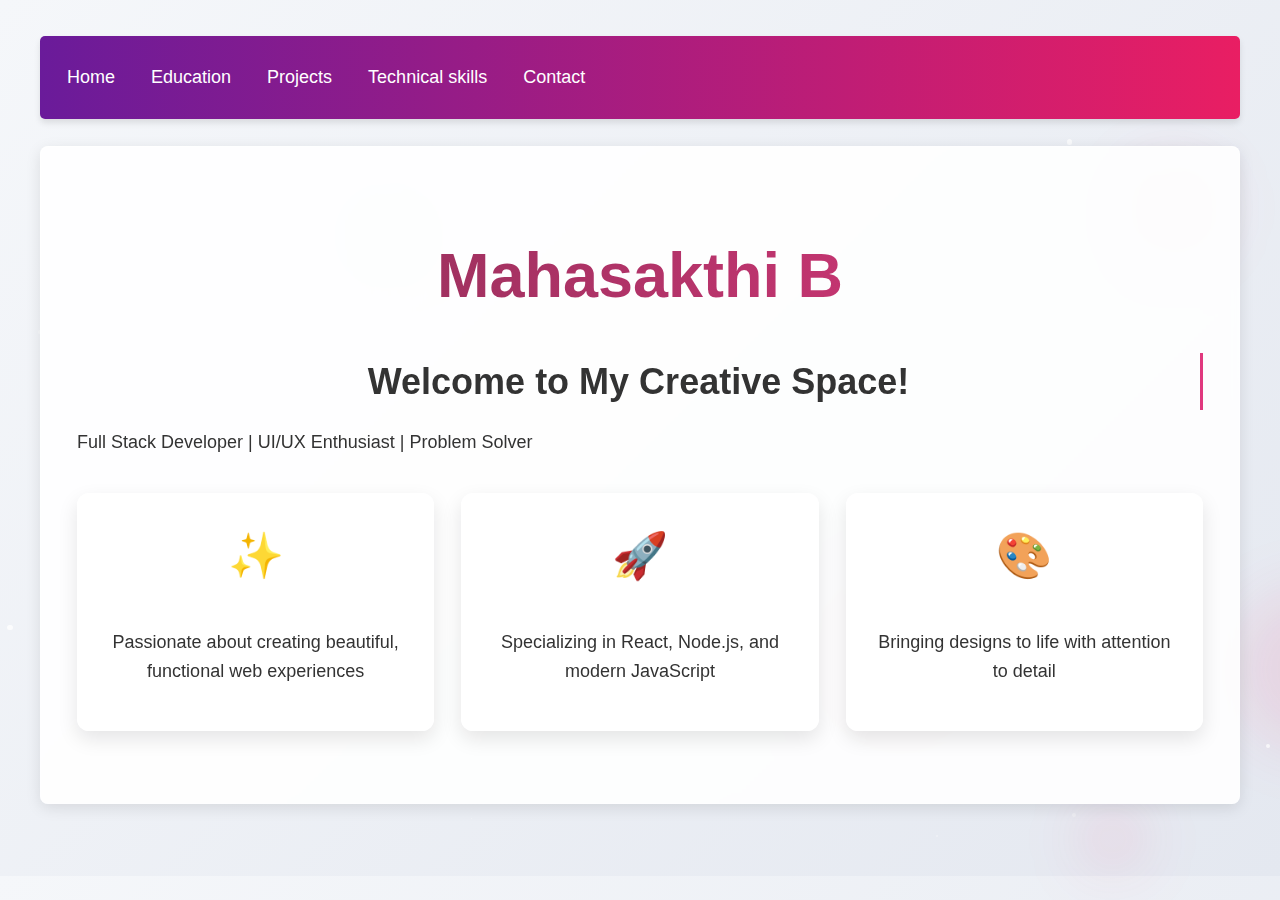
<file: index.html>
<!DOCTYPE html>
<html lang="en">
<head>
  <meta charset="UTF-8" />
  <meta name="viewport" content="width=device-width, initial-scale=1.0"/>
  <title>Mahasakthi's Portfolio</title>
  <link rel="stylesheet" href="style.css"/>
</head>
<body>
  <header>
    <div class="menu-toggle">☰</div>
    <nav>
      <ul>
        <li><a href="#home">Home</a></li>
        <li><a href="about.html">Education</a></li>
        <li><a href="project.html">Projects</a></li>
        <li><a href="techskill.html">Technical skills</a></li>
        <li><a href="contact_new.html">Contact</a></li>
      </ul>
    </nav>
  </header>

  <section id="home" class="section">
    <h1 id="name">Mahasakthi B</h1>
    <h2 class="welcome-text">Welcome to My Creative Space!</h2>
    <p>Full Stack Developer | UI/UX Enthusiast | Problem Solver</p>
    <div class="sentence-boxes">
      <div class="sentence-box animate-on-scroll" data-animation="fadeInUp">
        <div class="box-content">
          <div class="box-icon">✨</div>
          <p>Passionate about creating beautiful, functional web experiences</p>
        </div>
      </div>
      <div class="sentence-box animate-on-scroll" data-animation="fadeInUp" data-delay="0.2s">
        <div class="box-content">
          <div class="box-icon">🚀</div>
          <p>Specializing in React, Node.js, and modern JavaScript</p>
        </div>
      </div>
      <div class="sentence-box animate-on-scroll" data-animation="fadeInUp" data-delay="0.4s">
        <div class="box-content">
          <div class="box-icon">🎨</div>
          <p>Bringing designs to life with attention to detail</p>
        </div>
      </div>
    </div>
  </section>

  <script src="script.js"></script>
</body>
</html>
</file>
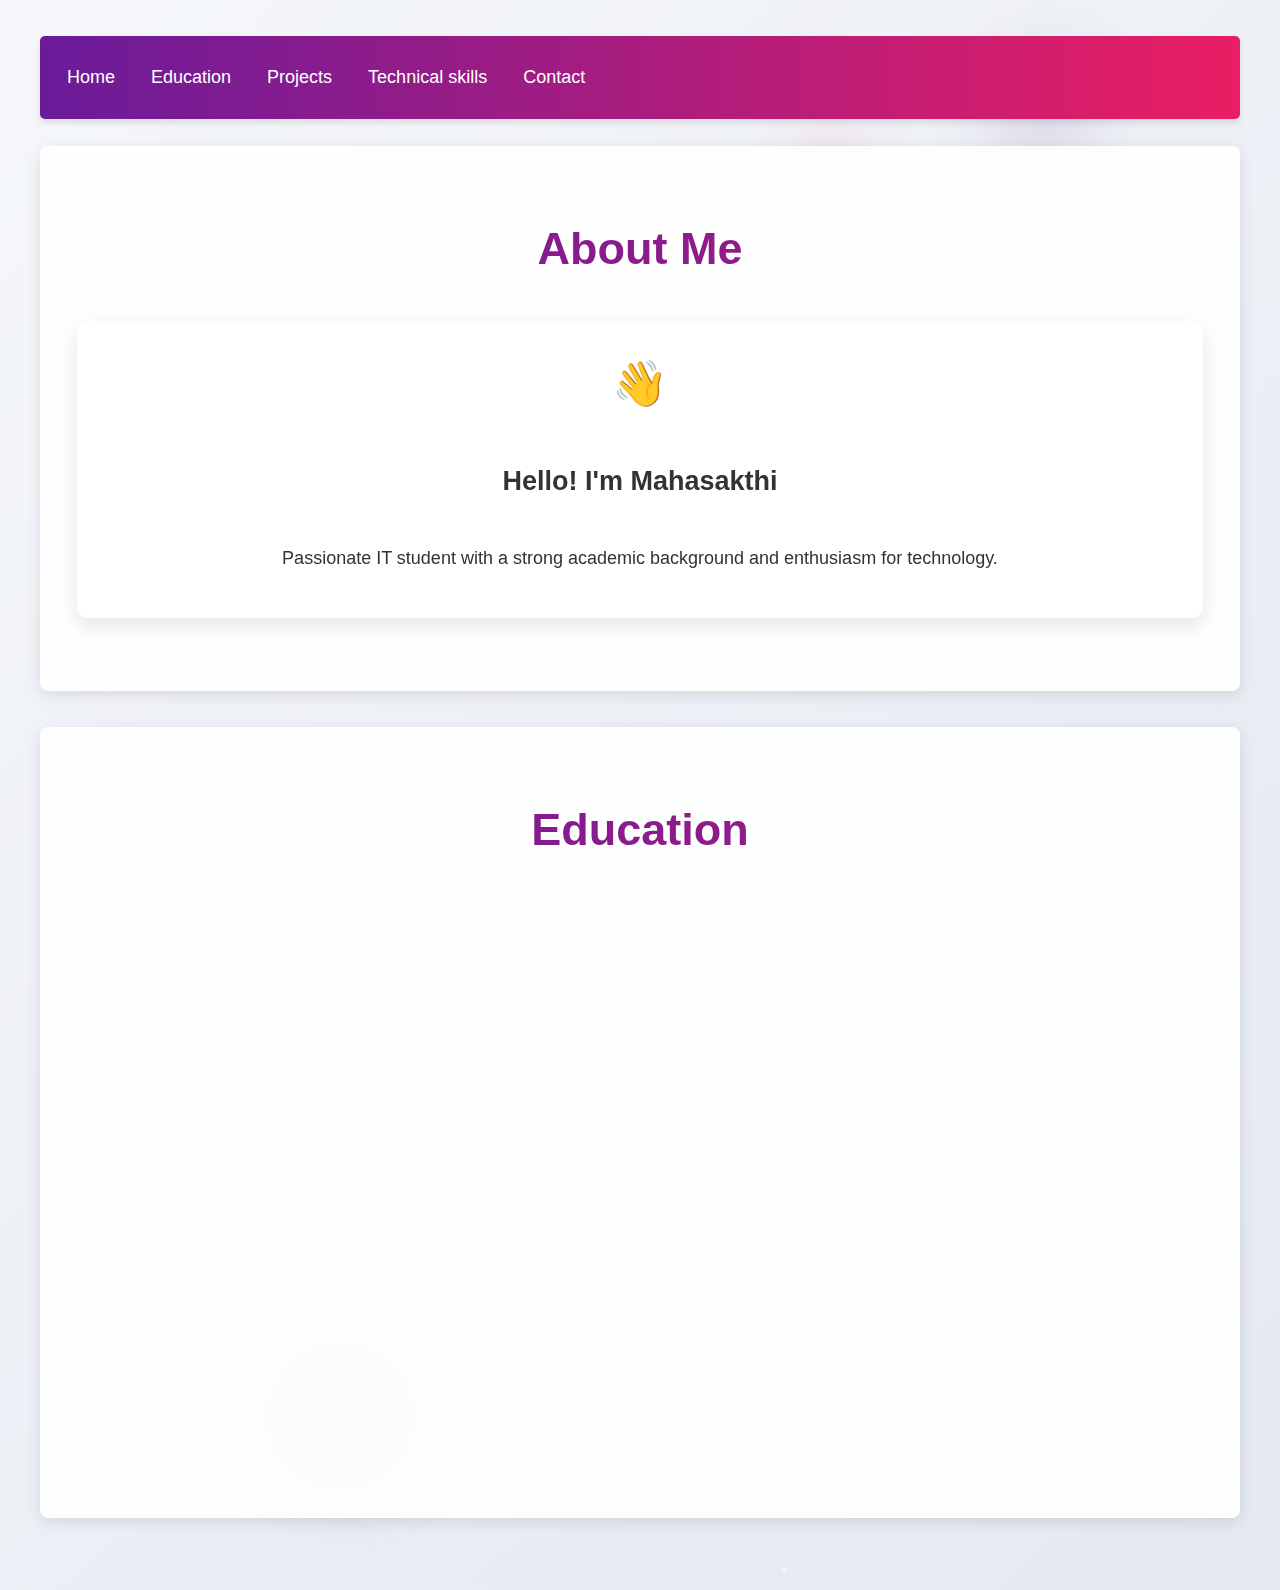
<file: about.html>
<!DOCTYPE html>
<html lang="en">
<head>
  <meta charset="UTF-8">
  <meta name="viewport" content="width=device-width, initial-scale=1.0">
  <title>About Mahasakthi</title>
  <link rel="stylesheet" href="style.css">
</head>
<body>
  <header>
    <div class="menu-toggle">☰</div>
    <nav>
      <ul>
        <li><a href="index.html">Home</a></li>
        <li><a href="about.html">Education</a></li>
        <li><a href="project.html">Projects</a></li>
        <li><a href="techskill.html">Technical skills</a></li>
        <li><a href="contact_new.html">Contact</a></li>
      </ul>
    </nav>
  </header>

  <section id="about" class="section">
    <h1 class="animated-title">About Me</h1>
    <div class="sentence-boxes">
      <div class="sentence-box animate-on-scroll" data-animation="fadeInUp">
        <div class="box-content">
          <div class="box-icon">👋</div>
          <h2>Hello! I'm Mahasakthi</h2>
          <p>Passionate IT student with a strong academic background and enthusiasm for technology.</p>
        </div>
      </div>
    </div>
  </section>

  <section id="education" class="section">
    <h1 class="animated-title">Education</h1>
    <div class="sentence-boxes">
      <div class="sentence-box animate-on-scroll" data-animation="fadeInUp">
        <div class="box-content">
          <div class="box-icon">🎓</div>
          <h2>Undergraduate Degree</h2>
          <h3>BSc Information Technology</h3>
          <h4>KG College of Arts and Science</h4>
          <p class="date">2023 - 2026</p>
          <p>Pursuing my undergraduate degree with excellent academic performance and practical projects.</p>
        </div>
      </div>

      <div class="sentence-box animate-on-scroll" data-animation="fadeInUp" data-delay="0.2s">
        <div class="box-content">
          <div class="box-icon">📚</div>
          <h2>School Education</h2>
          <h3>Higher and Secondary Education</h3>
          <h4>Sree Dharmasastha MRT HR Sec School</h4>
          <p class="date">2013 - 2023</p>
          <p>Completed my schooling with strong foundation in computer application and accountancy.</p>
        </div>
      </div>
    </div>
  </section>

  <script src="script.js"></script>
</body>
</html>
</file>
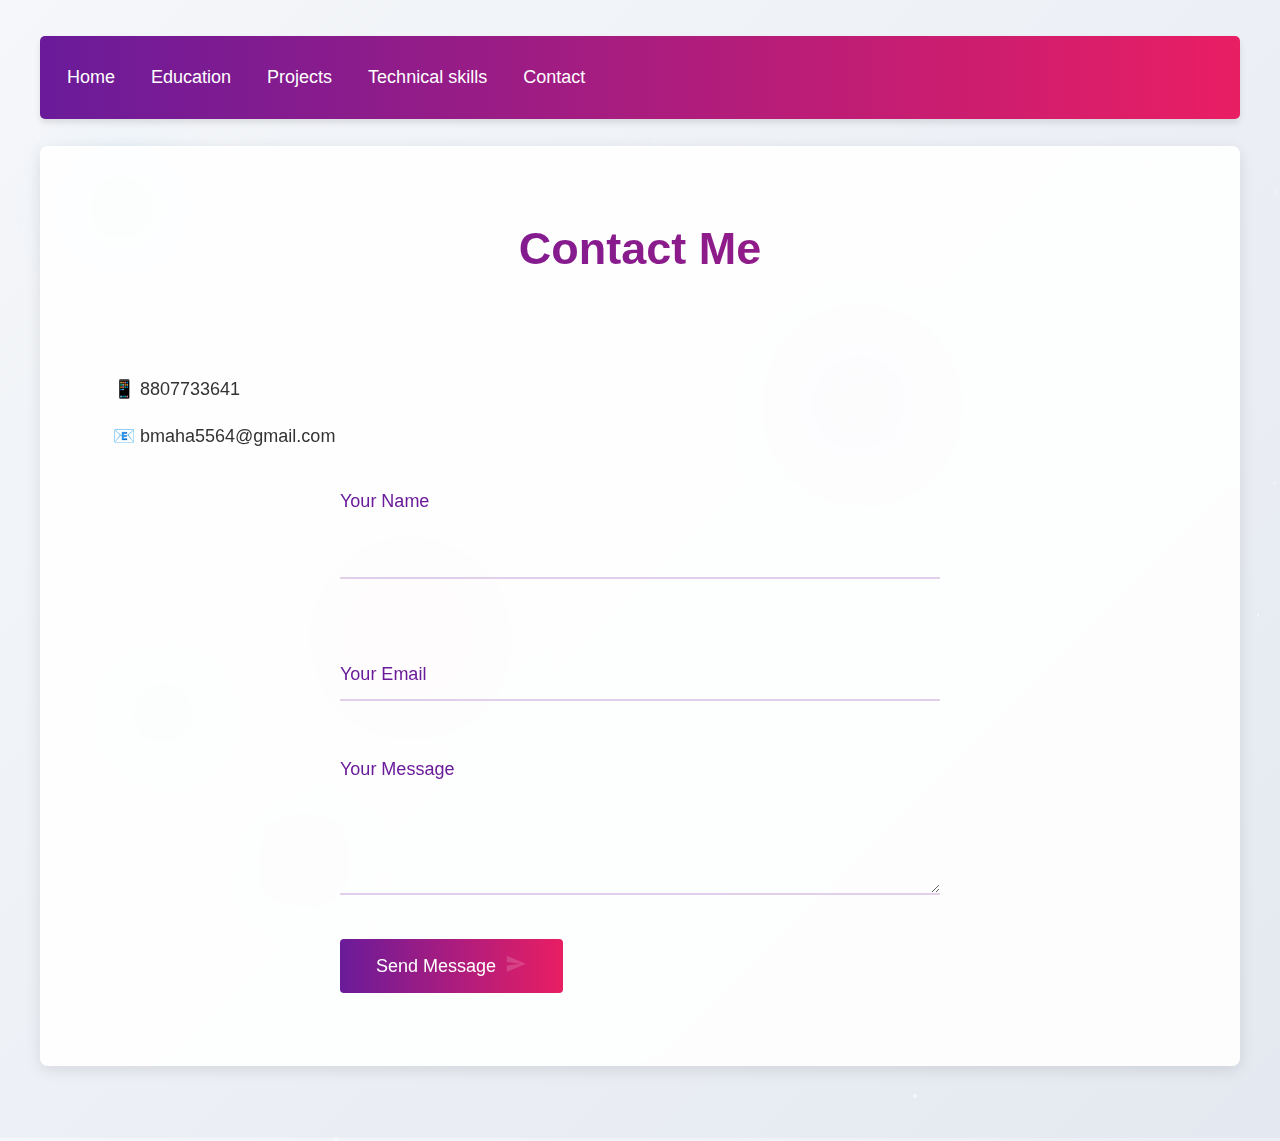
<file: contact_new.html>
<!DOCTYPE html>
<html lang="en">
<head>
    <meta charset="UTF-8">
    <meta name="viewport" content="width=device-width, initial-scale=1.0">
    <title>Contact Me</title>
    <link rel="stylesheet" href="style.css">
</head>
<body>
  <header>
    <div class="menu-toggle">☰</div>
    <nav>
          <ul>
            <li><a href="index.html">Home</a></li>
            <li><a href="about.html">Education</a></li>
            <li><a href="project.html">Projects</a></li>
            <li><a href="techskill.html">Technical skills</a></li>
            <li><a href="contact_new.html">Contact</a></li>
          </ul>
        </nav>
    </header>

    <div class="section">
        <h1 class="animated-title">Contact Me</h1>
        
        <div class="contact-container">
            <div class="contact-info">
                <p>📱 8807733641</p>
                <p>📧 bmaha5564@gmail.com</p>
            </div>

            <form class="contact-form">
                <div class="form-group">
                    <input type="text" id="name" required>
                    <label for="name">Your Name</label>
                    <div class="underline"></div>
                </div>
                
                <div class="form-group">
                    <input type="email" id="email" required>
                    <label for="email">Your Email</label>
                    <div class="underline"></div>
                </div>
                
                <div class="form-group">
                    <textarea id="message" required></textarea>
                    <label for="message">Your Message</label>
                    <div class="underline"></div>
                </div>
                
                <button type="submit" class="submit-btn">
                    Send Message
                    <span class="submit-icon">
                        <svg viewBox="0 0 24 24" width="24" height="24">
                            <path d="M2.01 21L23 12 2.01 3 2 10l15 2-15 2z"></path>
                        </svg>
                    </span>
                </button>
            </form>
        </div>
    </div>

    <script src="script.js"></script>
</body>
</html>
</file>
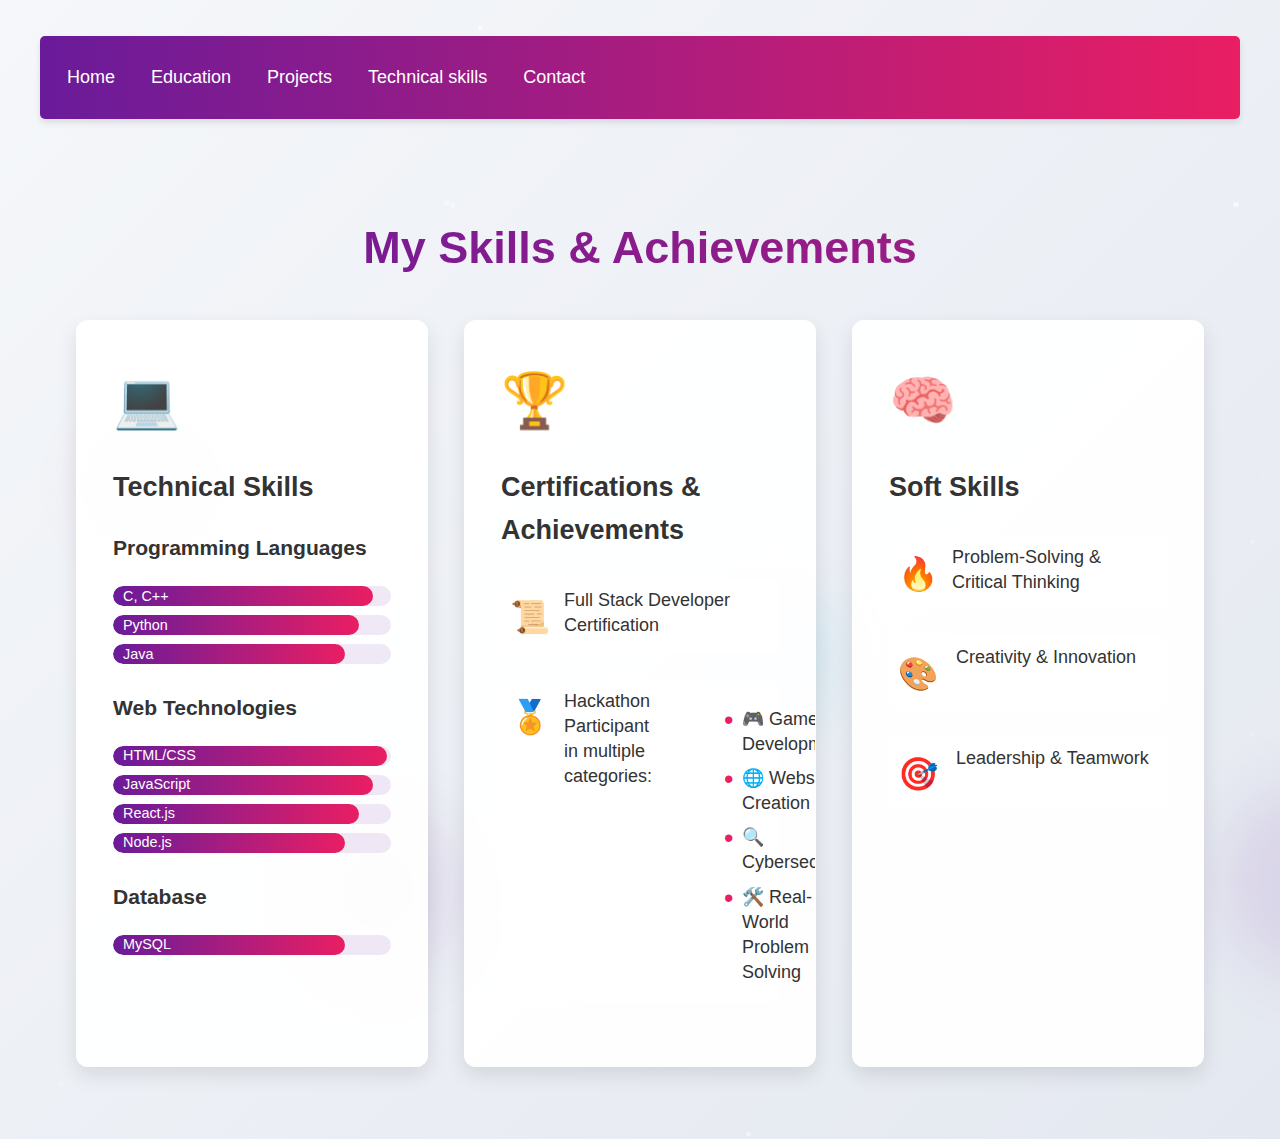
<file: techskill.html>
<!DOCTYPE html>
<html lang="en">
<head>
    <meta charset="UTF-8">
    <meta name="viewport" content="width=device-width, initial-scale=1.0">
    <title>My Skills & Achievements</title>
    <link rel="stylesheet" href="style.css">
</head>
<body>
    <header>
        <nav>
          <ul>
            <li><a href="index.html">Home</a></li>
            <li><a href="about.html">Education</a></li>
            <li><a href="project.html">Projects</a></li>
            
            <li><a href="techskill.html">Technical skills</a></li>
            <li><a href="contact_new.html">Contact</a></li>
          </ul>
        </nav>
      </header>
    <div class="skills-container">
        <h1 class="animated-title">My Skills & Achievements</h1>    
        <div class="skills-grid animate-on-scroll">
            <!-- Technical Skills Card -->
            <div class="skill-card animate-on-scroll">
                <div class="skill-icon">💻</div>
                <h2>Technical Skills</h2>
                <div class="skill-category">
                    <h3>Programming Languages</h3>
                    <div class="skill-bar">
                        <div class="skill-level" style="width: 90%">C, C++</div>
                    </div>
                    <div class="skill-bar">
                        <div class="skill-level" style="width: 85%">Python</div>
                    </div>
                    <div class="skill-bar">
                        <div class="skill-level" style="width: 80%">Java</div>
                    </div>
                </div>
                <div class="skill-category">
                    <h3>Web Technologies</h3>
                    <div class="skill-bar">
                        <div class="skill-level" style="width: 95%">HTML/CSS</div>
                    </div>
                    <div class="skill-bar">
                        <div class="skill-level" style="width: 90%">JavaScript</div>
                    </div>
                    <div class="skill-bar">
                        <div class="skill-level" style="width: 85%">React.js</div>
                    </div>
                    <div class="skill-bar">
                        <div class="skill-level" style="width: 80%">Node.js</div>
                    </div>
                </div>
                <div class="skill-category">
                    <h3>Database</h3>
                    <div class="skill-bar">
                        <div class="skill-level" style="width: 80%">MySQL</div>
                    </div>
                </div>
            </div>

            <!-- Certifications Card -->
            <div class="skill-card animate-on-scroll">
                <div class="skill-icon">🏆</div>
                <h2>Certifications & Achievements</h2>
                <div class="achievement">
                    <div class="achievement-icon">📜</div>
                    <p>Full Stack Developer Certification</p>
                </div>
                <div class="achievement">
                    <div class="achievement-icon">🏅</div>
                    <p>Hackathon Participant in multiple categories:</p>
                    <ul class="hackathon-list">
                        <li>🎮 Game Development</li>
                        <li>🌐 Website Creation</li>
                        <li>🔍 Cybersecurity</li>
                        <li>🛠️ Real-World Problem Solving</li>
                    </ul>
                </div>
            </div>

            <!-- Soft Skills Card -->
            <div class="skill-card animate-on-scroll">
                <div class="skill-icon">🧠</div>
                <h2>Soft Skills</h2>
                <div class="soft-skill">
                    <div class="soft-skill-icon">🔥</div>
                    <p>Problem-Solving & Critical Thinking</p>
                </div>
                <div class="soft-skill">
                    <div class="soft-skill-icon">🎨</div>
                    <p>Creativity & Innovation</p>
                </div>
                <div class="soft-skill">
                    <div class="soft-skill-icon">🎯</div>
                    <p>Leadership & Teamwork</p>
                </div>
            </div>
        </div>
    </div>
    <script src="script.js"></script>
</body>
</html>
</file>
<file: style.css>
:root {
    --primary-dark: #6a1b9a;
    --primary-light: #e91e63;
    --secondary: #ff9800;
    --accent: #00bcd4;
    --text-dark: #333;
    --text-light: #fff;
    --mobile: 575.98px;
    --tablet: 991.98px;
  }
  
body {
    font-family: 'Arial', sans-serif;
    line-height: 1.6;
    color: var(--text-dark);
    max-width: 1200px;
    margin: 0 auto;
    padding: 1rem;
    background: linear-gradient(135deg, #f5f7fa 0%, #e4e8f0 100%);
    transition: background 0.5s ease;
    position: relative;
    overflow-x: hidden;
  }

  /* Base Mobile Styles */
  html {
    font-size: 14px;
  }

  @media (min-width: 576px) {
    html {
      font-size: 16px;
    }
    body {
      padding: 1.5rem;
    }
  }

  @media (min-width: 992px) {
    html {
      font-size: 18px;
    }
    body {
      padding: 2rem;
    }
  }
  
header {
    background: linear-gradient(90deg, var(--primary-dark), var(--primary-light));
    color: var(--text-light);
    padding: 1rem;
    border-radius: 5px;
    margin-bottom: 1.5rem;
    box-shadow: 0 4px 6px rgba(0,0,0,0.1);
    animation: pulse 2s infinite alternate;
    position: relative;
  }
  
  /* Mobile Navigation */
  .menu-toggle {
    display: none;
  }

  nav ul {
    display: flex;
    gap: 1rem;
    list-style: none;
    padding: 0;
    margin: 0;
  }
  
  nav a {
    color: white;
    text-decoration: none;
    transition: all 0.3s;
    padding: 0.5rem;
    border-radius: 4px;
    display: block;
  }
  
  nav a:hover {
    background: rgba(255,255,255,0.2);
    transform: translateY(-2px);
    box-shadow: 0 4px 8px rgba(0,0,0,0.2);
  }

  @media (max-width: 575.98px) {
    .menu-toggle {
      display: block;
      position: absolute;
      top: 1rem;
      right: 1rem;
      cursor: pointer;
      z-index: 100;
    }

    nav ul {
      flex-direction: column;
      position: fixed;
      top: 0;
      right: -100%;
      width: 70%;
      height: 100vh;
      background: linear-gradient(135deg, var(--primary-dark), var(--primary-light));
      padding: 5rem 1rem 1rem;
      transition: right 0.3s ease;
    }

    nav ul.active {
      right: 0;
    }

    nav a {
      padding: 1rem;
      margin: 0.5rem 0;
    }
  }

  @media (min-width: 576px) and (max-width: 991.98px) {
    nav ul {
      gap: 0.75rem;
    }
    
    nav a {
      padding: 0.5rem 0.75rem;
      font-size: 0.9rem;
    }
  }
  
  #name {
    font-size: 3.5rem;
    font-weight: bold;
    text-align: center;
    margin-bottom: 1.5rem;
    background: linear-gradient(90deg, #832e52, #e0387e, #4b6cb7);
    background-size: 200% 200%;
    -webkit-background-clip: text;
    background-clip: text;
    color: transparent;
    animation: gradient 3s ease infinite;
  }
  
  .welcome-text {
    font-size: 2rem;
    margin: 1rem 0;
    text-align: center;
    overflow: hidden;
    white-space: nowrap;
    border-right: 3px solid #e0387e;
    animation: typing 3.5s steps(30, end), blink-caret 0.75s step-end infinite;
  }
  
.sentence-boxes {
  display: grid;
  grid-template-columns: 1fr;
  gap: 1rem;
  margin: 1.5rem 0;
}

@media (min-width: 576px) {
  .sentence-boxes {
    grid-template-columns: repeat(auto-fit, minmax(250px, 1fr));
    gap: 1.25rem;
  }
}

@media (min-width: 992px) {
  .sentence-boxes {
    grid-template-columns: repeat(auto-fit, minmax(300px, 1fr));
    gap: 1.5rem;
    margin: 2rem 0;
  }
}

.sentence-box {
  background: rgba(255,255,255,0.9);
  border-radius: 12px;
  padding: 1.5rem;
  box-shadow: 0 8px 20px rgba(0,0,0,0.1);
  transition: all 0.4s cubic-bezier(0.175, 0.885, 0.32, 1.275);
  position: relative;
  overflow: hidden;
  opacity: 0;
  transform: translateY(30px);
}

.sentence-box.visible {
  opacity: 1;
  transform: translateY(0);
}

.sentence-box::before {
  content: '';
  position: absolute;
  top: 0;
  left: 0;
  width: 100%;
  height: 4px;
  background: linear-gradient(90deg, var(--primary-dark), var(--primary-light));
  transform: scaleX(0);
  transform-origin: left;
  transition: transform 0.4s ease;
}

.sentence-box:hover {
  transform: translateY(-5px) scale(1.02);
  box-shadow: 0 12px 25px rgba(0,0,0,0.15);
}

.sentence-box:hover::before {
  transform: scaleX(1);
}

.box-content {
  display: flex;
  flex-direction: column;
  align-items: center;
  text-align: center;
  height: 100%;
}

.box-icon {
  font-size: 2.5rem;
  margin-bottom: 1rem;
  transition: transform 0.3s ease;
}

.sentence-box:hover .box-icon {
  transform: scale(1.2) rotate(10deg);
}

@keyframes fadeInUp {
  from {
    opacity: 0;
    transform: translateY(30px);
  }
  to {
    opacity: 1;
    transform: translateY(0);
  }
}
  
  .section {
    background: rgba(255,255,255,0.9);
    border-radius: 8px;
    box-shadow: 0 4px 15px rgba(0,0,0,0.1);
    padding: 2rem;
    margin-bottom: 2rem;
    backdrop-filter: blur(5px);
    border: 1px solid rgba(255,255,255,0.3);
    animation: fadeIn 0.6s ease-out forwards;
  }

  .animated-title {
    font-size: 2.5rem;
    text-align: center;
    margin-bottom: 2rem;
    background: linear-gradient(90deg, var(--primary-dark), var(--primary-light));
    background-size: 200% 200%;
    -webkit-background-clip: text;
    background-clip: text;
    color: transparent;
    animation: gradient 3s ease infinite;
  }
  
  .floating-shape {
    position: absolute;
    border-radius: 50%;
    filter: blur(30px);
    z-index: -1;
    animation: float 6s ease-in-out infinite;
  }
  
  .particle {
    position: absolute;
    border-radius: 50%;
    background: rgba(255,255,255,0.8);
    pointer-events: none;
    z-index: -1;
    animation: float 8s linear infinite;
  }
  
  /* Animations */
  @keyframes gradient {
    0% { background-position: 0% 50%; }
    50% { background-position: 100% 50%; }
    100% { background-position: 0% 50%; }
  }
  
  @keyframes typing {
    from { width: 0 }
    to { width: 100% }
  }
  
  @keyframes blink-caret {
    from, to { border-color: transparent }
    50% { border-color: #e0387e; }
  }
  
  @keyframes fadeIn {
    from { opacity: 0; transform: translateY(20px); }
    to { opacity: 1; transform: translateY(0); }
  }
  
  @keyframes float {
    0% { transform: translateY(0px); }
    50% { transform: translateY(-10px); }
    100% { transform: translateY(0px); }
  }
  
/* Contact Form Styles */
.contact-container {
  position: relative;
  overflow: hidden;
  padding: 2rem;
  background: transparent;
}

.contact-form {
  max-width: 100%;
  margin: 0 auto;
  position: relative;
  z-index: 2;
  padding: 0 1rem;
}

@media (min-width: 576px) {
  .contact-form {
    max-width: 500px;
    padding: 0;
  }
}

@media (min-width: 992px) {
  .contact-form {
    max-width: 600px;
  }
}

.form-group {
  position: relative;
  margin-bottom: 2rem;
}

.form-group input,
.form-group textarea {
  width: 100%;
  padding: 1rem 0;
  font-size: 1rem;
  background: transparent;
  border: none;
  border-bottom: 2px solid rgba(106, 27, 154, 0.2);
  color: var(--text-dark);
  transition: all 0.3s;
}

.form-group textarea {
  min-height: 120px;
  resize: vertical;
}

.form-group label {
  position: absolute;
  top: 1rem;
  left: 0;
  color: var(--primary-dark);
  pointer-events: none;
  transition: all 0.3s;
  transform-origin: left;
}

.form-group .underline {
  position: absolute;
  bottom: 0;
  left: 0;
  width: 100%;
  height: 2px;
  background: linear-gradient(90deg, var(--primary-dark), var(--primary-light));
  transform: scaleX(0);
  transform-origin: left;
  transition: transform 0.3s;
}

.form-group input:focus ~ label,
.form-group input:valid ~ label,
.form-group textarea:focus ~ label,
.form-group textarea:valid ~ label {
  transform: translateY(-1.5rem) scale(0.8);
  color: var(--primary-light);
}

.form-group input:focus ~ .underline,
.form-group textarea:focus ~ .underline {
  transform: scaleX(1);
}

.submit-btn {
  display: flex;
  align-items: center;
  gap: 0.5rem;
  padding: 0.75rem 2rem;
  background: linear-gradient(90deg, var(--primary-dark), var(--primary-light));
  color: white;
  border: none;
  border-radius: 4px;
  font-size: 1rem;
  cursor: pointer;
  transition: all 0.3s;
  overflow: hidden;
  position: relative;
}

.submit-btn:hover {
  transform: translateY(-3px);
  box-shadow: 0 5px 15px rgba(0,0,0,0.2);
}

.submit-icon svg {
  width: 1.2rem;
  height: 1.2rem;
  fill: rgba(255, 255, 255, 0.164);
  transition: transform 0.3s;
}

.submit-btn:hover .submit-icon svg {
  transform: translateX(5px);
}

.floating-shapes .shape {
  position: absolute;
  border-radius: 50%;
  filter: blur(30px);
  z-index: 1;
  animation: float 6s ease-in-out infinite;
}

.shape-1 {
  width: 150px;
  height: 150px;
  background: rgba(106, 27, 154, 0.1);
  top: 20%;
  left: 10%;
}

.shape-2 {
  width: 200px;
  height: 200px;
  background: rgba(233, 30, 99, 0.1);
  bottom: 10%;
  right: 10%;
}

.shape-3 {
  width: 100px;
  height: 100px;
  background: rgba(0, 188, 212, 0.1);
  top: 60%;
  left: 30%;
}

@media (max-width: 575.98px) {
  .section {
    padding: 1.25rem;
    margin-bottom: 1.25rem;
  }

  #name {
    font-size: 2.5rem;
  }

  .welcome-text {
    font-size: 1.5rem;
  }

  .animated-title {
    font-size: 2rem;
  }

  .submit-btn {
    width: 100%;
  }
}

@media (min-width: 576px) and (max-width: 991.98px) {
  .section {
    padding: 1.75rem;
  }

  #name {
    font-size: 3rem;
  }

  .welcome-text {
    font-size: 1.75rem;
  }
}

/* Project Cards */
.projects-container {
  display: grid;
  grid-template-columns: 1fr;
  gap: 1.5rem;
  margin-top: 1.5rem;
}

@media (min-width: 576px) {
  .projects-container {
    grid-template-columns: repeat(auto-fill, minmax(250px, 1fr));
    gap: 1.75rem;
  }
}

@media (min-width: 992px) {
  .projects-container {
    grid-template-columns: repeat(auto-fill, minmax(300px, 1fr));
    gap: 2rem;
  }
}

.project-card {
  background: rgba(255,255,255,0.95);
  border-radius: 12px;
  padding: 1.5rem;
  box-shadow: 0 8px 20px rgba(0,0,0,0.1);
  transition: all 0.4s cubic-bezier(0.175, 0.885, 0.32, 1.275);
  position: relative;
  overflow: hidden;
  opacity: 0;
  transform: translateY(30px);
  border: 1px solid rgba(255,255,255,0.3);
}

.project-card.visible {
  opacity: 1;
  transform: translateY(0);
}

.project-card::before {
  content: '';
  position: absolute;
  top: 0;
  left: 0;
  width: 100%;
  height: 4px;
  background: linear-gradient(90deg, var(--primary-dark), var(--primary-light));
  transform: scaleX(0);
  transform-origin: left;
  transition: transform 0.4s ease;
}

.project-card:hover {
  transform: translateY(-5px) scale(1.02);
  box-shadow: 0 12px 25px rgba(0,0,0,0.15);
}

.project-card:hover::before {
  transform: scaleX(1);
}

.project-icon {
  font-size: 2.5rem;
  margin-bottom: 1rem;
  transition: transform 0.3s ease;
}

.project-card:hover .project-icon {
  transform: scale(1.2) rotate(10deg);
}

.project-description {
  color: var(--text-dark);
  margin: 1rem 0;
  line-height: 1.5;
}

.project-tech {
  display: flex;
  flex-wrap: wrap;
  gap: 0.5rem;
  margin: 1rem 0;
  font-size: 0.8rem;
  color: var(--primary-light);
}

.project-links {
  display: flex;
  gap: 1rem;
  margin-top: 1rem;
}

.project-link {
  padding: 0.5rem 1rem;
  background: linear-gradient(90deg, var(--primary-dark), var(--primary-light));
  color: white;
  border-radius: 4px;
  text-decoration: none;
  transition: all 0.3s;
}

.project-link:hover {
  transform: translateY(-2px);
  box-shadow: 0 4px 8px rgba(0,0,0,0.2);
}

/* E-commerce Featured Card */
.ecommerce-featured {
  border: 2px solid var(--primary-light);
  background: rgba(255,255,255,0.98);
}

.project-features {
  display: flex;
  justify-content: space-around;
  margin: 1rem 0;
  flex-wrap: wrap;
  gap: 1rem;
}

.feature {
  display: flex;
  flex-direction: column;
  align-items: center;
  gap: 0.5rem;
  min-width: 100px;
}

.feature-icon {
  font-size: 1.5rem;
  color: var(--primary-dark);
}

.ecommerce-featured .project-icon {
  font-size: 3rem;
  color: var(--primary-light);
}

/* Skills Page Styles */
.skills-container {
  padding: 2rem;
  max-width: 1200px;
  margin: 0 auto;
}

.skills-grid {
  display: grid;
  grid-template-columns: repeat(auto-fit, minmax(300px, 1fr));
  gap: 2rem;
  margin-top: 2rem;
}

.skill-card {
  background: rgba(255,255,255,0.95);
  border-radius: 12px;
  padding: 2rem;
  box-shadow: 0 8px 20px rgba(0,0,0,0.1);
  transition: all 0.4s cubic-bezier(0.175, 0.885, 0.32, 1.275);
  position: relative;
  overflow: hidden;
  opacity: 0;
  transform: translateY(30px);
  border: 1px solid rgba(255,255,255,0.3);
}

.skill-card.visible {
  opacity: 1;
  transform: translateY(0);
}

.skill-card::before {
  content: '';
  position: absolute;
  top: 0;
  left: 0;
  width: 100%;
  height: 4px;
  background: linear-gradient(90deg, var(--primary-dark), var(--primary-light));
  transform: scaleX(0);
  transform-origin: left;
  transition: transform 0.4s ease;
}

.skill-card:hover {
  transform: translateY(-5px) scale(1.02);
  box-shadow: 0 12px 25px rgba(0,0,0,0.15);
}

.skill-card:hover::before {
  transform: scaleX(1);
}

.skill-icon {
  font-size: 3rem;
  margin-bottom: 1rem;
  transition: transform 0.3s ease;
}

.skill-card:hover .skill-icon {
  transform: scale(1.2) rotate(10deg);
}

.skill-category {
  margin-bottom: 1.5rem;
}

.skill-bar {
  width: 100%;
  height: 20px;
  background: rgba(106, 27, 154, 0.1);
  border-radius: 10px;
  margin: 0.5rem 0;
  overflow: hidden;
}

.skill-level {
  height: 100%;
  background: linear-gradient(90deg, var(--primary-dark), var(--primary-light));
  border-radius: 10px;
  color: white;
  font-size: 0.8rem;
  display: flex;
  align-items: center;
  padding-left: 10px;
  transition: width 1s ease;
}

.achievement, .soft-skill {
  display: flex;
  align-items: flex-start;
  gap: 1rem;
  margin: 1.5rem 0;
  padding: 0.5rem;
  background: rgba(255,255,255,0.8);
  border-radius: 8px;
  transition: all 0.3s ease;
}

.achievement:hover, .soft-skill:hover {
  background: rgba(255,255,255,0.95);
  transform: translateX(5px);
}

.achievement-icon, .soft-skill-icon {
  font-size: 1.8rem;
  min-width: 2rem;
  text-align: center;
  padding-top: 0.2rem;
}

.achievement p, .soft-skill p {
  margin: 0;
  line-height: 1.4;
}

.hackathon-list {
  margin: 0.5rem 0 0 0;
  padding-left: 1rem;
}

.hackathon-list {
  margin: 0.5rem 0 0 2rem;
  padding-left: 0;
  list-style-type: none;
}

.hackathon-list li {
  margin: 0.5rem 0;
  position: relative;
  padding-left: 2rem;
  line-height: 1.4;
}

.hackathon-list li::before {
  content: '•';
  position: absolute;
  left: 1rem;
  color: var(--primary-light);
  font-size: 1.5rem;
  line-height: 1;
}

@media (max-width: 768px) {
  .skills-grid {
    grid-template-columns: 1fr;
  }
}
</file>
